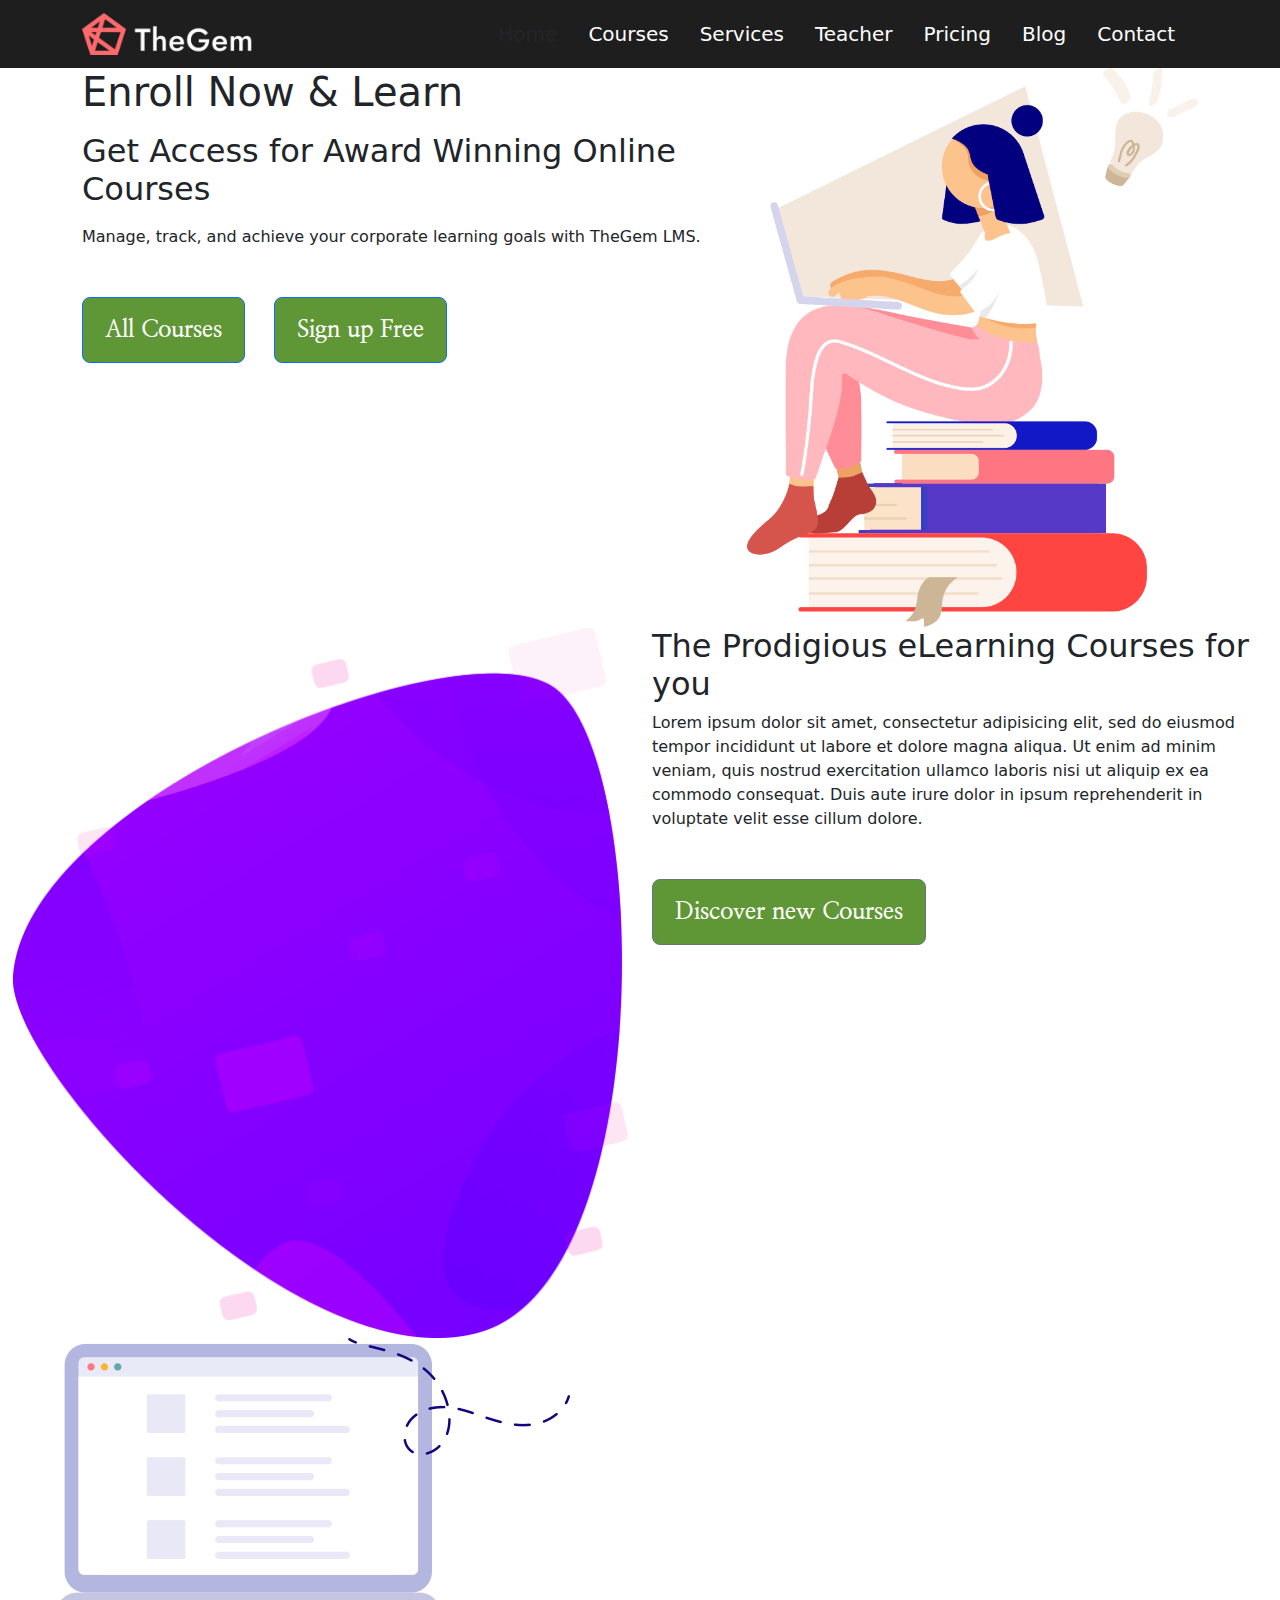
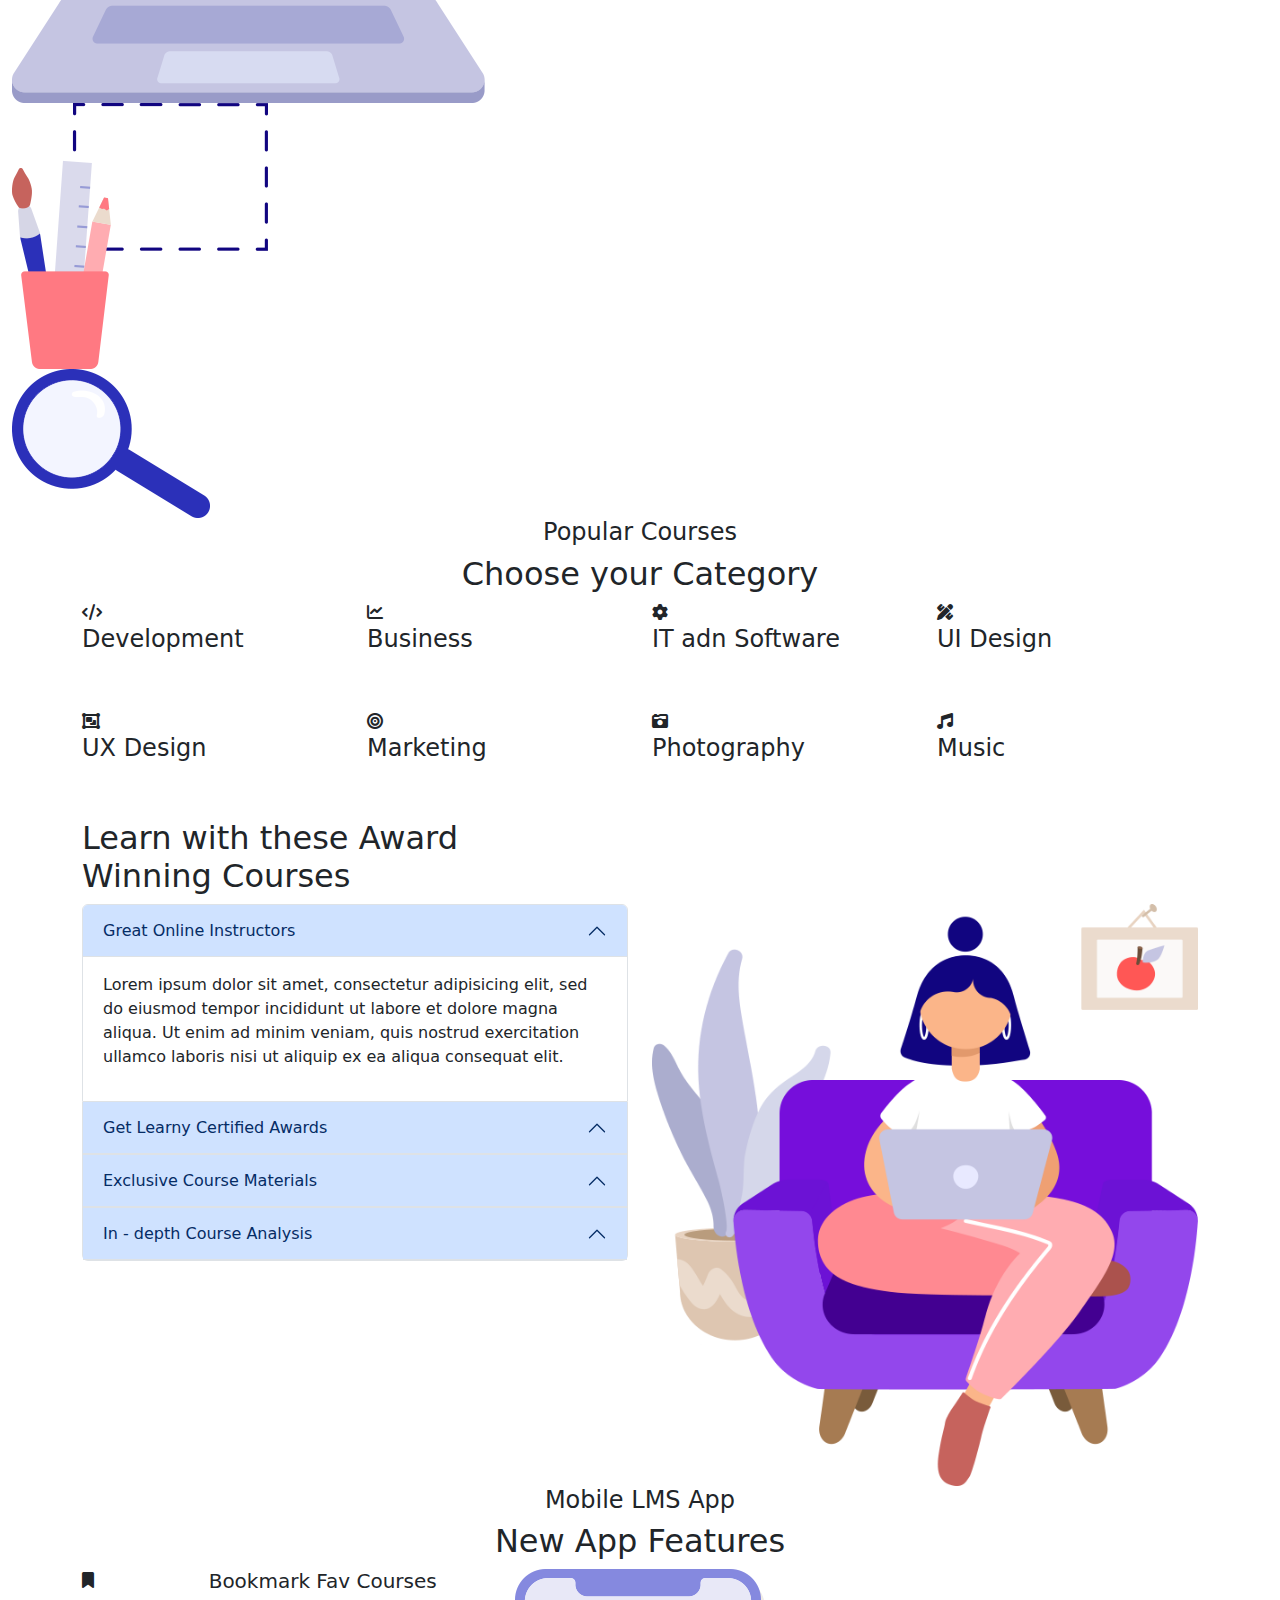
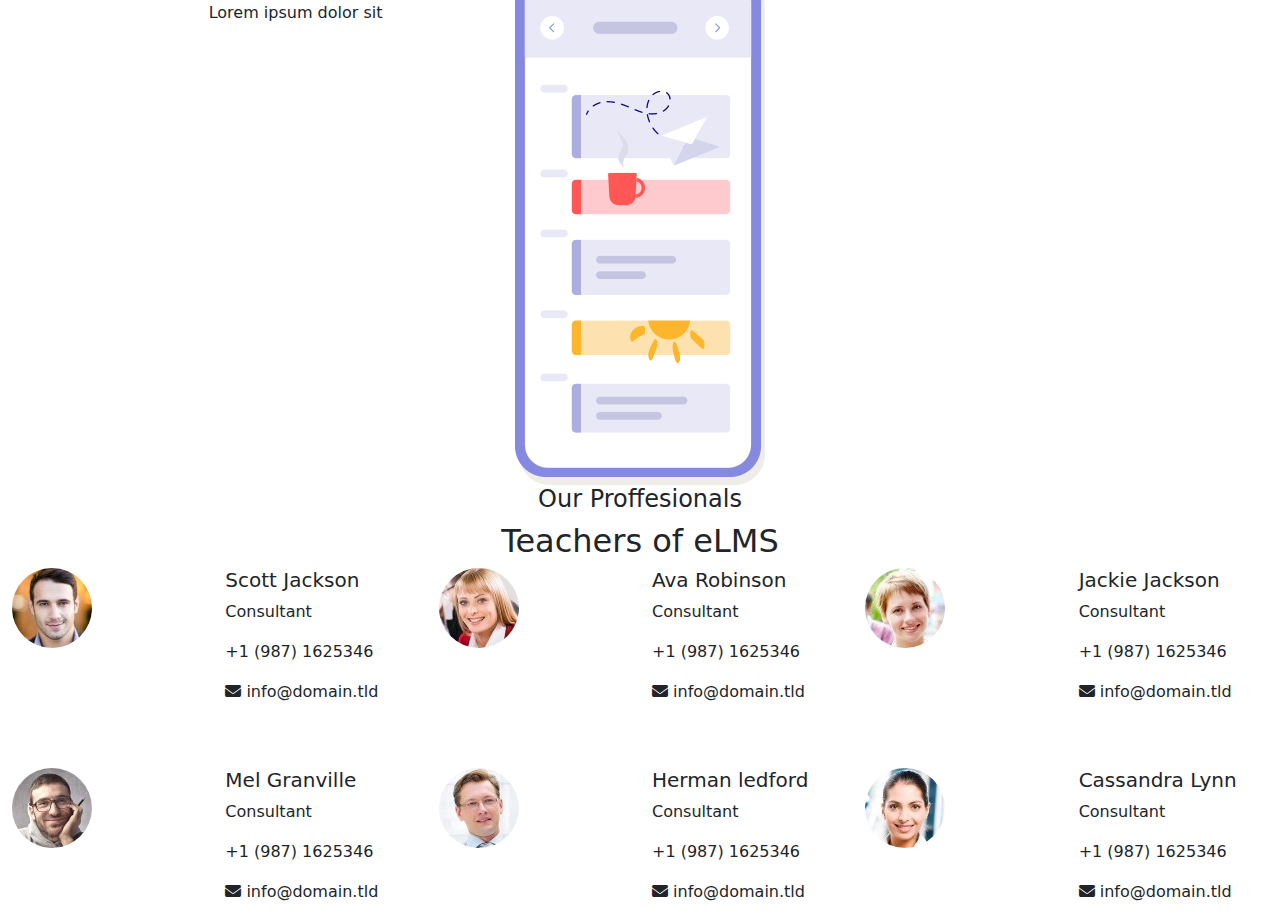
<file: index.html>
<!doctype html>
<html>
<head>
<meta charset="utf-8">
<meta name="viewport" content="width=device-width, initial-scale=1.0">
<title>LMS Landing - The Gem</title>
<link href="img/favicon.ico" rel="shortcut icon">
<link href="css/bootstrap.min.css" rel="stylesheet">
<link href="css/bootstrap-custom.css" rel="stylesheet">
<link href="https://cdnjs.cloudflare.com/ajax/libs/font-awesome/6.5.2/css/all.min.css" rel="stylesheet" >
<link href="css/owl.carousel.min.css" rel="stylesheet">
<link href="css/style.css" rel="stylesheet">
</head>

<body>
	
	
	<header>
		<div class="container">
		
			<nav class="navbar navbar-expand-lg navbar-light bg-light">
				
				<a class="navbar-brand" href="index.html">
					<img src="img/logo-white.png" alt="logo LMS Landing" class="img-fluid">
				</a>
				
				<button class="navbar-toggler" type="button" data-bs-toggle="collapse" data-bs-target="#navbar" aria-controls="navbar" aria-expanded="false" aria-label="Toggle navigation">
				<span class="navbar-toggler-icon"></span>
				</button>

				<div class="collapse navbar-collapse" id="navbar">
					<ul class="navbar-nav ms-auto">
						<li class="nav-item active">
							<a class="nav-link" href="#">Home</a>
						</li>
						<li class="nav-item">
							<a class="nav-link" href="#">Courses</a>
						</li>
						<li class="nav-item">
							<a class="nav-link" href="#">Services</a>
						</li>
						<li class="nav-item">
							<a class="nav-link" href="#">Teacher</a>
						</li>
						<li class="nav-item">
							<a class="nav-link" href="#">Pricing</a>
						</li>
						<li class="nav-item">
							<a class="nav-link" href="#">Blog</a>
						</li>
						<li class="nav-item">
							<a class="nav-link" href="#">Contact</a>
						</li>
					</ul>
				</div>
			</nav>
			
		</div>
	</header>
	
	
	
	<section id="hero">
		
		<div class="container">
		
			<div class="row">
				<article class="col-lg-7 col-sm-6 col-12">
					
					<div class="texto-blanco">
						<h1 class="mb-3 title-hero">Enroll Now & Learn</h1>
						<h2 class="mb-3 texto-mediano">Get Access for Award Winning Online Courses</h2>
						<p class="mb-5 texto-xs">Manage, track, and achieve your corporate learning goals with TheGem LMS.</p>
					</div>
					
					
					<a href="#" class="btn btn-primary">All Courses</a>
					<a href="#" class="btn btn-primary btn-outline ms-4">Sign up Free</a>
					
				</article>
				<article class="col-lg-5 col-sm-6 col-12">
					<img src="img/2.png" alt="" class="img-fluid">
				</article>
			</div>
		
		</div>
	
		
		<div class="top-25">
		
		
			<div class="container-fluid">

				<div class="row">
					<article class="col-lg-6 col-sm-6 col-12">

						<div class="position-relative">
						
							<div class="imagen-6">
								<img src="img/6.png" alt="" class="img-fluid">
							</div>
							<div class="imagen-7">
								<img src="img/7.png" alt="" class="img-fluid">
							</div>	
							<div class="imagen-8">
								<img src="img/8.png" alt="" class="img-fluid">
							</div>
							<div class="imagen-9">
								<img src="img/9.png" alt="" class="img-fluid">
							</div>
							
						</div>
						
					</article>
					<article class="col-lg-6 col-sm-6 col-12 col-discover">
						<h2 class="titulo">The Prodigious eLearning Courses for you</h2>
						<p class="mb-5">Lorem ipsum dolor sit amet, consectetur adipisicing elit, sed do eiusmod tempor incididunt ut labore et dolore magna aliqua. Ut enim ad minim veniam, quis nostrud exercitation ullamco laboris nisi ut aliquip ex ea commodo consequat. Duis aute irure dolor in ipsum reprehenderit in voluptate velit esse cillum dolore.</p>

						<a href="#" class="btn btn-secondary">Discover new Courses</a>
					</article>
				</div>

			</div><!-- /container-fluid -->
			
		</div>
		
	</section>
	
	
	
	<section id="courses" class="section">
		<div class="container">
		
			<h4 class="subtitulo text-center">Popular Courses</h4>
			<h2 class="titulo text-center">Choose your Category</h2>
		
			
			<div class="row">
				<article class="col-lg-3 col-sm-6 col-12">
					<div class="card-courses">
						<i class="fa-solid fa-code icono-rosa-grande"></i>
						<h4>Development</h4>
					</div>
				</article>
				
				<article class="col-lg-3 col-sm-6 col-12">
					<div class="card-courses">
						<i class="fa-solid fa-chart-line"></i>
						<h4>Business</h4>
					</div>
				</article>
				
				<article class="col-lg-3 col-sm-6 col-12">
					<div class="card-courses">
						<i class="fa-solid fa-gear"></i>
						<h4>IT adn Software</h4>
					</div>
				</article>
				
				<article class="col-lg-3 col-sm-6 col-12">
					<div class="card-courses">
						<i class="fa-solid fa-pen-ruler"></i>
						<h4>UI Design</h4>
					</div>
				</article>
			</div>
			
			<div class="row mt-5">
				<article class="col-lg-3 col-sm-6 col-12">
					<div class="card-courses">
						<i class="fa-solid fa-object-group"></i>
						<h4>UX Design</h4>
					</div>
				</article>
				
				<article class="col-lg-3 col-sm-6 col-12">
					<div class="card-courses">
						<i class="fa-solid fa-bullseye"></i>
						<h4>Marketing</h4>
					</div>
				</article>
				
				<article class="col-lg-3 col-sm-6 col-12">
					<div class="card-courses">
						<i class="fa-solid fa-camera-retro"></i>
						<h4>Photography</h4>
					</div>
				</article>
				
				<article class="col-lg-3 col-sm-6 col-12">
					<div class="card-courses">
						<i class="fa-solid fa-music"></i>
						<h4>Music</h4>
					</div>
				</article>
			</div>
			
			
			<h2 class="titulo mt-5">Learn with these Award <br>Winning Courses</h2>
			
			<div class="row">
				<article class="col-lg-6 col-sm-6 col-12">
					
				<div class="accordion" id="accordionCourses">

					<div class="accordion-item">
						<h2 class="accordion-header">
						  <button class="accordion-button" type="button" data-bs-toggle="collapse" data-bs-target="#instructors" aria-expanded="true" aria-controls="collapseOne">
							Great Online Instructors
						  </button>
						</h2>
						<div id="instructors" class="accordion-collapse collapse show" data-bs-parent="#accordionCourses">
						  <div class="accordion-body">
							<p>Lorem ipsum dolor sit amet, consectetur adipisicing elit, sed do eiusmod tempor incididunt ut labore et dolore magna aliqua. Ut enim ad minim veniam, quis nostrud exercitation ullamco laboris nisi ut aliquip ex ea aliqua consequat elit.</p>
						  </div>
						</div>
					</div><!-- accordion-item-->

					<div class="accordion-item">
						<h2 class="accordion-header">
						  <button class="accordion-button" type="button" data-bs-toggle="collapse" data-bs-target="#awards" aria-expanded="true" aria-controls="collapseOne">
							Get Learny Certified Awards
						  </button>
						</h2>
						<div id="awards" class="accordion-collapse collapse" data-bs-parent="#accordionCourses">
						  <div class="accordion-body">
							<p>Lorem ipsum dolor sit amet, consectetur adipisicing elit, sed do eiusmod tempor incididunt ut labore et dolore magna aliqua. Ut enim ad minim veniam, quis nostrud exercitation ullamco laboris nisi ut aliquip ex ea aliqua consequat elit.</p>
						  </div>
						</div>
					</div><!-- accordion-item-->
					
					
					<div class="accordion-item">
						<h2 class="accordion-header">
						  <button class="accordion-button" type="button" data-bs-toggle="collapse" data-bs-target="#materials" aria-expanded="true" aria-controls="collapseOne">
							Exclusive Course Materials
						  </button>
						</h2>
						<div id="materials" class="accordion-collapse collapse" data-bs-parent="#accordionCourses">
						  <div class="accordion-body">
							<p>Lorem ipsum dolor sit amet, consectetur adipisicing elit, sed do eiusmod tempor incididunt ut labore et dolore magna aliqua. Ut enim ad minim veniam, quis nostrud exercitation ullamco laboris nisi ut aliquip ex ea aliqua consequat elit.</p>
						  </div>
						</div>
					</div><!-- accordion-item-->
					
					<div class="accordion-item">
						<h2 class="accordion-header">
						  <button class="accordion-button" type="button" data-bs-toggle="collapse" data-bs-target="#analysis" aria-expanded="true" aria-controls="collapseOne">
							In - depth Course Analysis
						  </button>
						</h2>
						<div id="analysis" class="accordion-collapse collapse" data-bs-parent="#accordionCourses">
						  <div class="accordion-body">
							<p>Lorem ipsum dolor sit amet, consectetur adipisicing elit, sed do eiusmod tempor incididunt ut labore et dolore magna aliqua. Ut enim ad minim veniam, quis nostrud exercitation ullamco laboris nisi ut aliquip ex ea aliqua consequat elit.</p>
						  </div>
						</div>
					</div><!-- accordion-item-->
					
					

				</div><!-- /accordion -->
					

					
				</article>
				
				<article class="col-lg-6 col-sm-6 col-12">
					<img src="img/10.png" alt="" class="img-fluid">
				</article>
				
			</div>
			
			
			
		</div>
	</section>
	
	
	
	<section id="services" class="section">
		<div class="container">
		
			<h4 class="subtitulo text-center">Mobile LMS App</h4>
			<h2 class="titulo text-center">New App Features</h2>
			
			<div class="row">
			
				<article class="col-lg-4 col-sm-12">
					<div class="row">
						<article class="col-lg-4 col-sm-4 col-4">
							<i class="fa-solid fa-bookmark icon-circle texto-mediano"></i>
						</article>
						<article class="col-lg-8 col-sm-8 col-8">
							<h5>Bookmark Fav Courses</h5>
							<p>Lorem ipsum dolor sit</p>
						</article>
					</div>
				</article>
				
				<article class="col-lg-4 col-sm-12">
					<img src="img/app.png" alt="" class="img-fluid d-block m-auto">
				</article>
				
				<article class="col-lg-4 col-sm-12">
				
				</article>
			
			</div>
			
		</div>
	</section>
	
	<section id="Teachers">
	<div class="container-fluid">
		
			<h4 class="subtitulo text-center">Our Proffesionals</h4>
			<h2 class="titulo text-center">Teachers of eLMS</h2>
		
			
			<div class="row">
				
				<article class="col-lg-4 col-sm-4 col-12">
					<div class="card-teachers">
						<div class="row">
						<article class="teacher-image col-lg-6 col-sm-6 col-12">
						<img src="img/team-01.jpg" class="img-fluid rounded-circle mb-3" width="80" height="80" alt="Scott Jackson">
						</article>
						
					<article class="col-lg-6 col-sm-6 col-12">
						<h5 class="teacher-title-text">Scott Jackson</h5>
          				<p class="teacher-subtext">Consultant</p>
          				<p class="teacher-phoneicon-p">+1 (987) 1625346</p>
						<p class="teacher-phoneicon"> <i class="fa-solid fa-envelope"></i> info@domain.tld</p>
					</article>
					</div>
					</div>
					
				</article>
				
					<article class="col-lg-4 col-sm-4 col-12">
					<div class="card-teachers">
						<div class="row">
						<article class="teacher-image col-lg-6 col-sm-6 col-12">
						<img src="img/team-02.jpg" class="img-fluid rounded-circle mb-3" width="80" height="80" alt="Ava Robinson">
						</article>
						
					<article class="col-lg-6 col-sm-6 col-12">
						<h5 class="teacher-title-text">Ava Robinson</h5>
          				<p class="teacher-subtext">Consultant</p>
          				<p class="teacher-phoneicon-p">+1 (987) 1625346</p>
						<p class="teacher-phoneicon"> <i class="fa-solid fa-envelope"></i> info@domain.tld</p>
					</article>
					</div>
					</div>
					
				</article>
				
					<article class="col-lg-4 col-sm-4 col-12">
					<div class="card-teachers">
						<div class="row">
						<article class="teacher-image col-lg-6 col-sm-6 col-12">
						<img src="img/team-03.jpg" class="img-fluid rounded-circle mb-3" width="80" height="80" alt="Jackie Jackson">
						</article>
						
					<article class="col-lg-6 col-sm-6 col-12">
						<h5 class="teacher-title-text">Jackie Jackson</h5>
          				<p class="teacher-subtext">Consultant</p>
          				<p cclass="teacher-phoneicon-p">+1 (987) 1625346</p>
						<p class="teacher-phoneicon"> <i class="fa-solid fa-envelope"></i> info@domain.tld</p>
					</article>
					</div>
					</div>
					
				</article>
			</div>
			
			<div class="row mt-5">
				
					<article class="col-lg-4 col-sm-4 col-12">
					<div class="card-teachers">
						<div class="row">
						<article class="teacher-image col-lg-6 col-sm-6 col-12">
						<img src="img/team-04.jpg" class="img-fluid rounded-circle mb-3" width="80" height="80" alt="Mel Granville">
						</article>
						
					<article class="col-lg-6 col-sm-6 col-12">
						<h5 class="teacher-title-text">Mel Granville</h5>
          				<p class="teacher-subtext">Consultant</p>
          				<p class="teacher-phoneicon-p">+1 (987) 1625346</p>
						<p class="teacher-phoneicon"> <i class="fa-solid fa-envelope"></i> info@domain.tld</p>
					</article>
					</div>
					</div>
					
				</article>
				
					<article class="col-lg-4 col-sm-4 col-12">
					<div class="card-teachers">
						<div class="row">
						<article class="teacher-image col-lg-6 col-sm-6 col-12">
						<img src="img/team-05.jpg" class="img-fluid rounded-circle mb-3" width="80" height="80" alt="Herman ledford">
						</article>
						
					<article class="col-lg-6 col-sm-6 col-12">
						<h5 class="teacher-title-text">Herman ledford</h5>
          				<p class="teacher-subtext">Consultant</p>
          				<p class="teacher-phoneicon-p">+1 (987) 1625346</p>
						<p class="teacher-phoneicon"> <i class="fa-solid fa-envelope"></i> info@domain.tld</p>
					</article>
					</div>
					</div>
					
				</article>
				
					<article class="col-lg-4 col-sm-4 col-12">
					<div class="card-teachers">
						<div class="row">
						<article class="teacher-image col-lg-6 col-sm-6 col-12">
						<img src="img/team-06.jpg" class="img-fluid rounded-circle mb-3" width="80" height="80" alt="Cassandra Lynn">
						</article>
						
					<article class="col-lg-6 col-sm-6 col-12">
						<h5 class="teacher-title-text">Cassandra Lynn</h5>
          				<p class="teacher-subtext">Consultant</p>
          				<p class="teacher-phoneicon-p">+1 (987) 1625346</p>
						<p class="teacher-phoneicon"> <i class="fa-solid fa-envelope"></i> info@domain.tld</p>
					</article>
					</div>
					</div>
					
				</article>
	
	
	</section>
	
		<section id="pricing" class="pricing-background">
		
		</section>
	
	<script src="js/jquery.min.js"></script>
	<script src="js/bootstrap.min.js"></script>
	<script src="js/owl.carousel.min.js"></script>
	<script src="js/jquery.fancybox.min.js"></script>
	
	<script>
	
		$(function() {
			
			$(".app-carousel").owlCarousel({
				items: 1,
				loop: true,
				autoplay: true,
				smartSpeed: 800,
				margin: 20,
				center: true,
				dots: true,
				responsive: {
					0: {
						items: 1
					},
					480: {
						items: 2
					},
					992: {
						items: 5
					}
				}
			});	
			
			
			
			
			
			
		});
	
	</script>
	
	

	
	
</body>
</html>
</file>
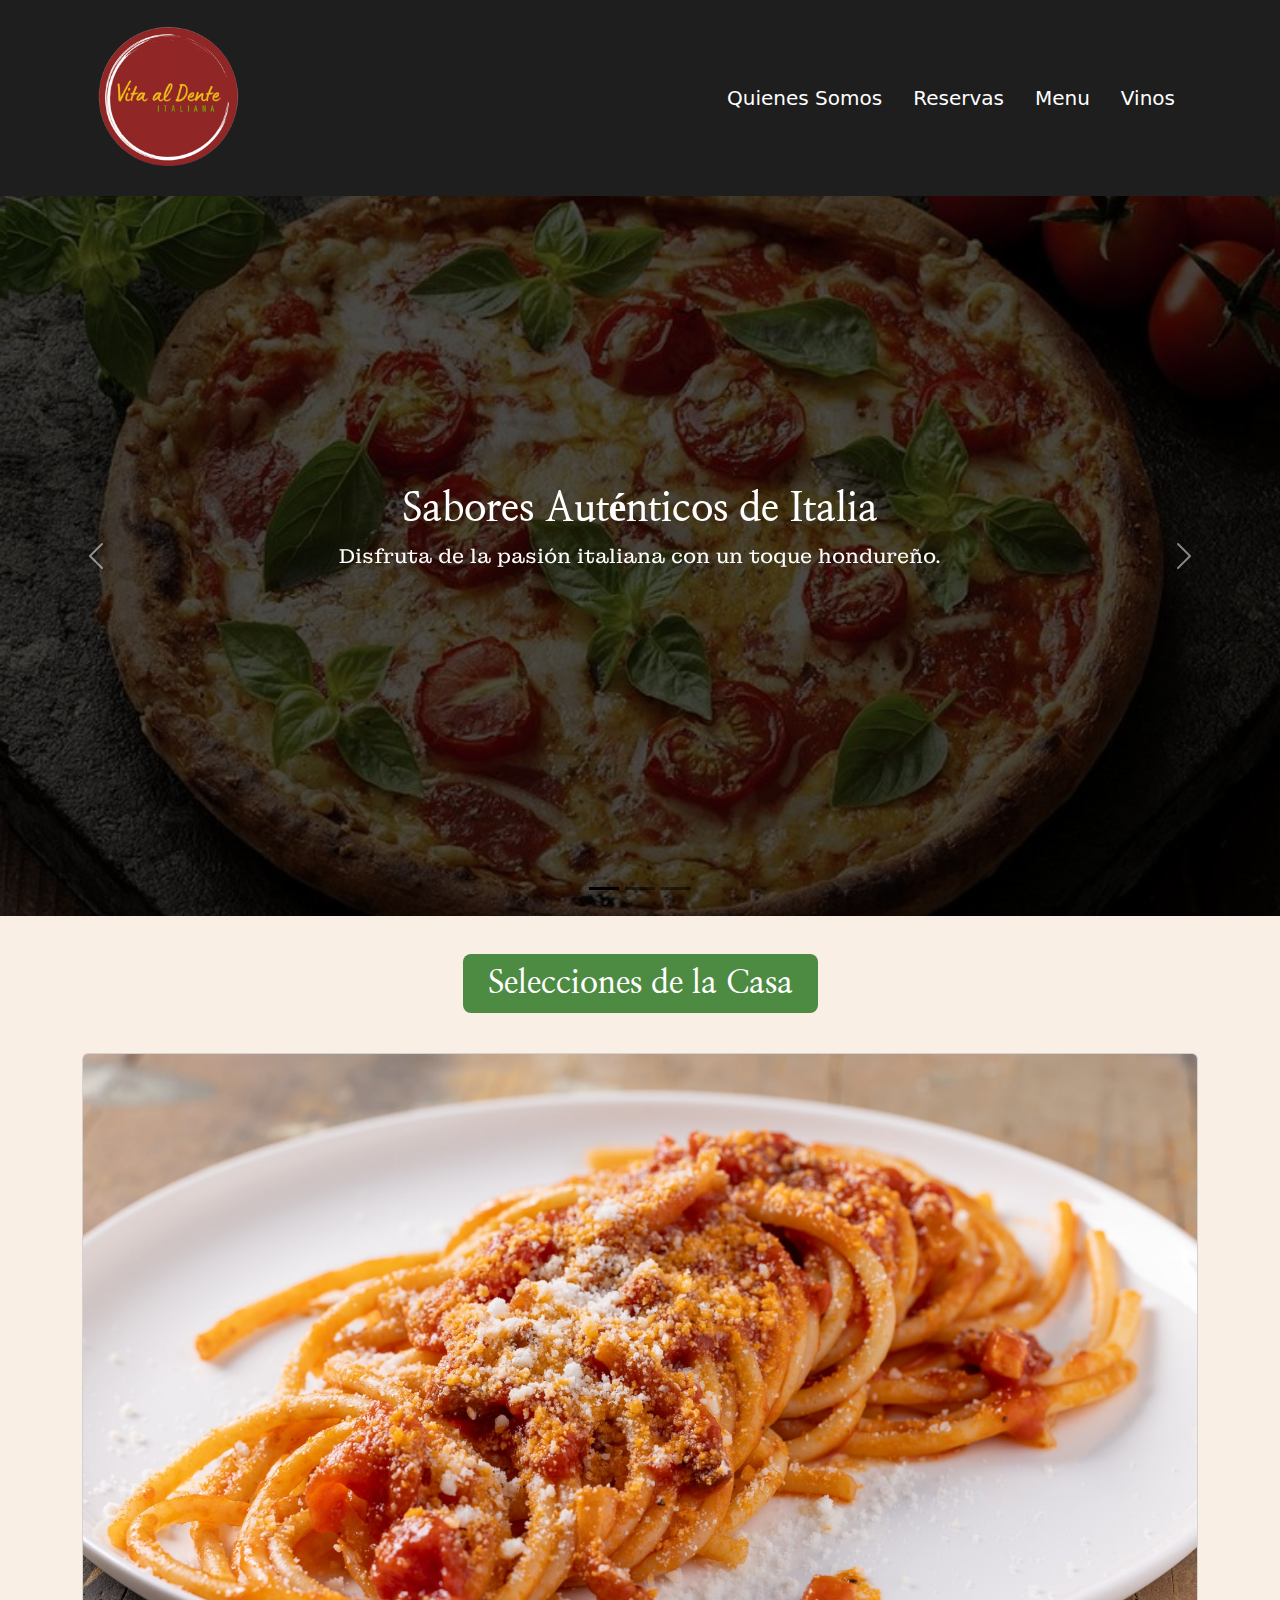
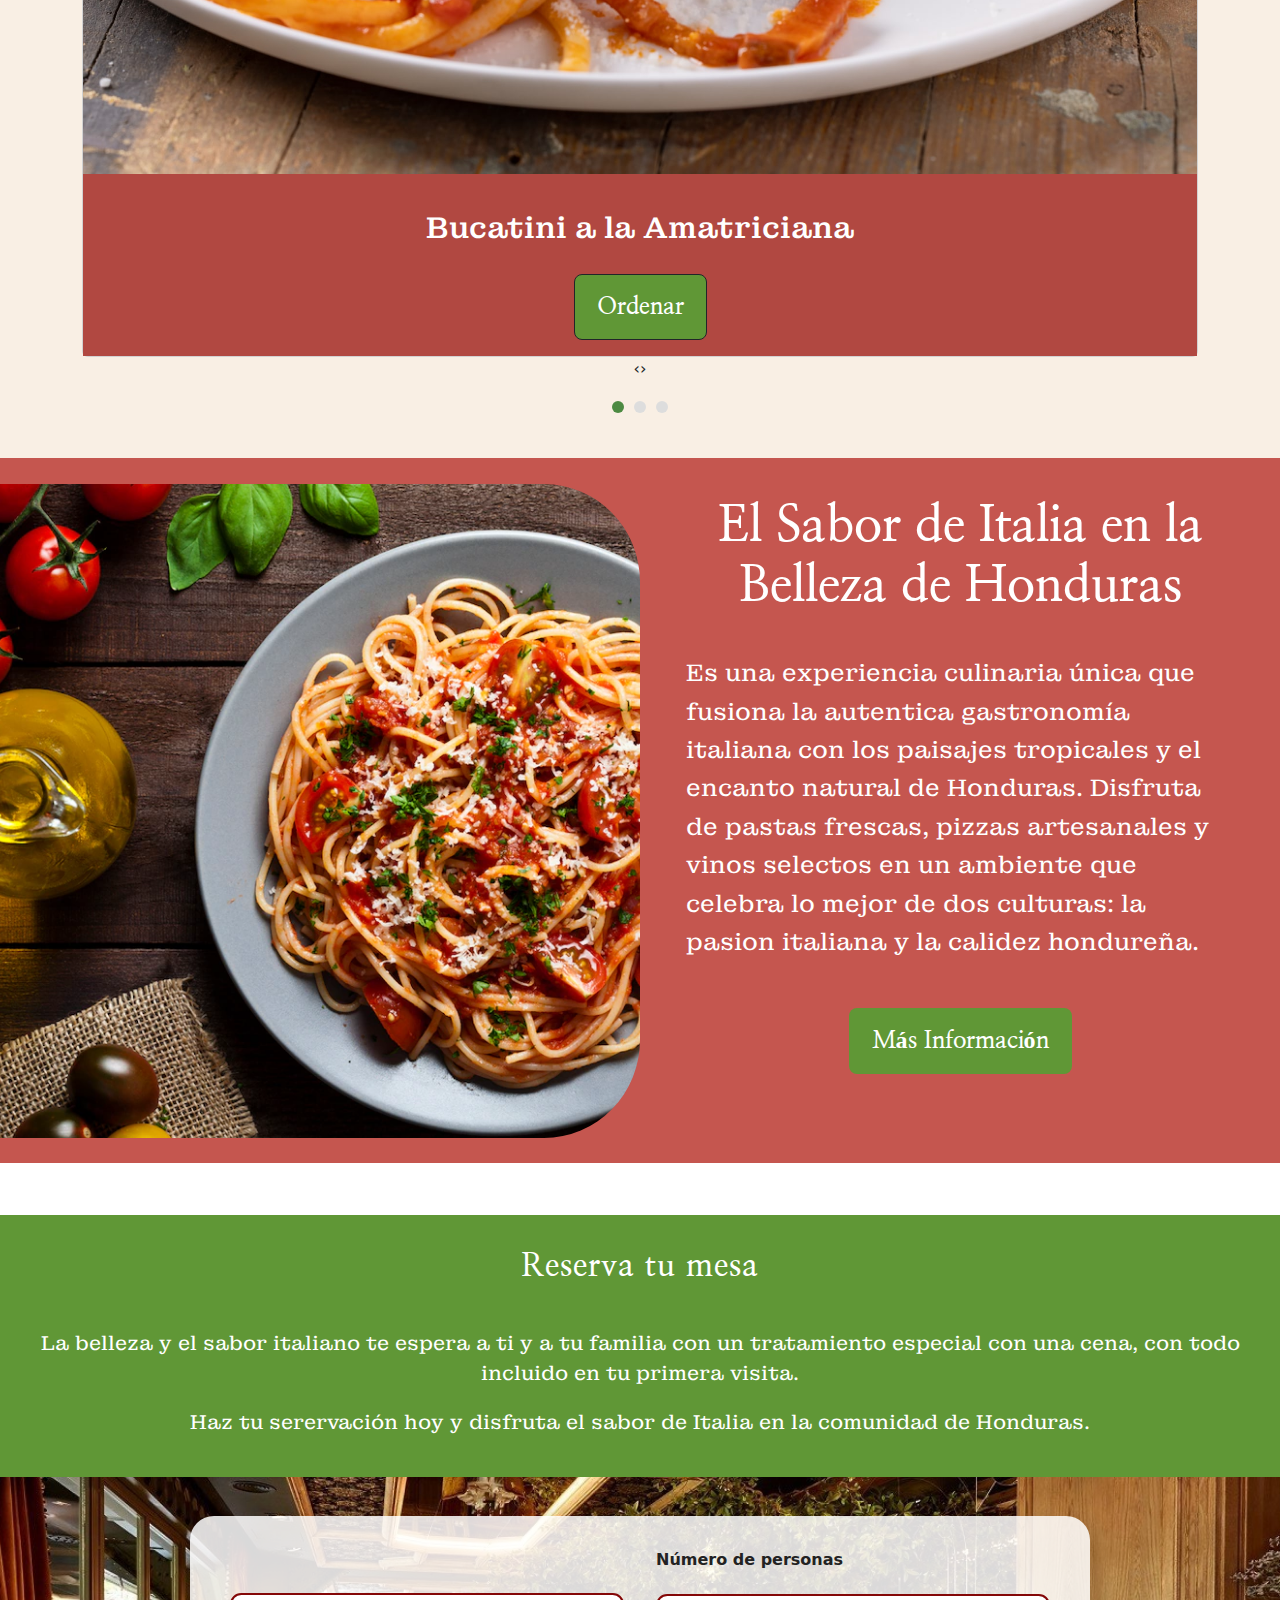
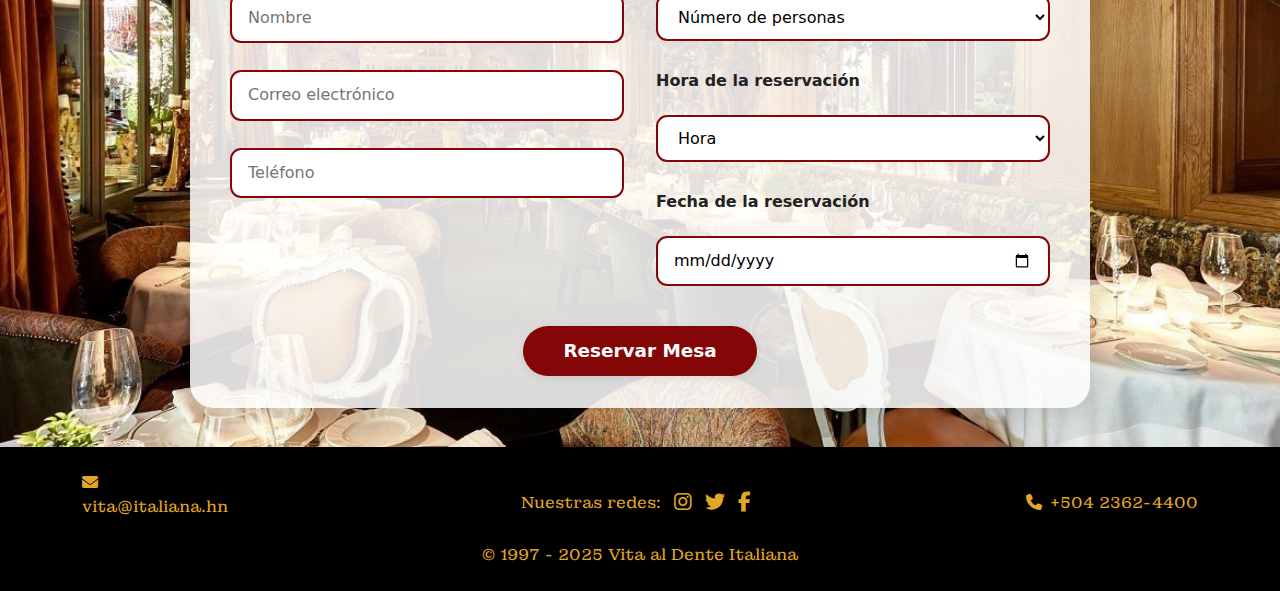
<file: landing_page.html>
<!doctype html>
<html lang="es">
<head>
  <meta charset="UTF-8">
  <meta name="viewport" content="width=device-width, initial-scale=1.0">
  <meta name="description" content="Vita al Dente - Sabores auténticos de Italia en la belleza de Honduras">
  <meta name="keywords" content="restaurante italiano, pasta, vinos, Vita al Dente, comida italiana">
  <meta name="author" content="Vita al Dente">
  <title>Vita al Dente | Restaurante Italiano</title>
	
	<link href="css/bootstrap.min.css" rel="stylesheet" type="text/css">
	<link rel="stylesheet" href="css/bootstrap.css">
	<link href="https://cdnjs.cloudflare.com/ajax/libs/font-awesome/6.5.2/css/all.min.css" rel="stylesheet" >
	<link href="css/bootstrap-custom.css" rel="stylesheet">
	<link href="css/owl.carousel.min.css" rel="stylesheet">
	<link href="css/scrolling-nav.css" rel="nav"> 
	<link href="css/jquery.fancybox.min.css" rel="stylesheet">
	<link href="css/style.css" rel="stylesheet" type="text/css">

</head>

<body>
	
	
	<header>
	<div class="container">	
		<nav class="navbar navbar-expand-lg navbar-light bg-light">
			<a class="navbar-brand" href="index.html"> <img src="img/IMG_0695.png" alt="logo" class="img-fluid" width="120" height="120"> </a>
				<button class="navbar-toggler" type="button" data-bs-toggle="collapse" data-bs-target="#navbar" aria-controls="navbar" aria-expanded="false" aria-label="Toggle navigation">
    				<i class="fa-solid fa-bars"></i>
  				</button>

			  <div class="collapse navbar-collapse" id="navbar">
				<ul class="navbar-nav ms-auto">
				  <li class="nav-item">
					<a class="nav-link" href="#">Quienes Somos</a>
				  </li>
				  <li class="nav-item">
					<a class="nav-link" href="#">Reservas</a>
				  </li>
				 <li class="nav-item">
					<a class="nav-link" href="#">Menu</a>
				  </li>
				<li class="nav-item">
					<a class="nav-link" href="#">Vinos</a>
				  </li>
				</ul>
			  </div>
		</nav>
	</div>   
	   
</header>
	
	
<section id="hero">
	<div class="container-fluid p-0">
		<div class="row g-0">
			
			

<div id="hero-carousel" class="carousel slide">
  <div class="carousel-indicators">
    <button type="button" data-bs-target="#hero-carousel" data-bs-slide-to="0" class="active" aria-current="true" aria-label="Slide 1"></button>
    <button type="button" data-bs-target="#hero-carousel" data-bs-slide-to="1" aria-label="Slide 2"></button>
    <button type="button" data-bs-target="#hero-carousel" data-bs-slide-to="2" aria-label="Slide 3"></button>
  </div>
  <div class="carousel-inner ">
    <div class="carousel-item active hero-item">
      <img src="img/Rectangle 81.png" class="d-block w-100 img-fluid hero-img" alt="lasagna">
      <div class="carousel-caption d-none d-md-block">
        <h1 class="titulos">Sabores Auténticos de Italia</h1>
        <p class="informacion-general">Disfruta de la pasión italiana con un toque hondureño.</p>
      </div>
    </div>
    <div class="carousel-item active hero-item">
      <img src="img/pizza-italiana-ingredientes-naturales.jpg" class="d-block w-100 hero-img img-fluid" alt="pizza1">
      <div class="carousel-caption d-none d-md-block">
        <h1 class="titulos">Sabores Auténticos de Italia</h1>
        <p class="informacion-general">Disfruta de la pasión italiana con un toque hondureño.</p>
      </div>
    </div>
    <div class="carousel-item active hero-item">
      <img src="img/28082e675970500380f5ea6baf249cd0.jpg" class="d-block w-100 hero-img img-fluid" alt="pizza2">
      <div class="carousel-caption d-none d-md-block">
        <h1 class="titulos">Sabores Auténticos de Italia</h1>
        <p class="informacion-general">Disfruta de la pasión italiana con un toque hondureño.</p>
      </div>
    </div>
  </div>
	
  <button class="carousel-control-prev" type="button" data-bs-target="#hero-carousel" data-bs-slide="prev">
    <span class="carousel-control-prev-icon" aria-hidden="true"></span>
    <span class="visually-hidden">Previous</span>
  </button>
  <button class="carousel-control-next" type="button" data-bs-target="#hero-carousel" data-bs-slide="next">
    <span class="carousel-control-next-icon" aria-hidden="true"></span>
    <span class="visually-hidden">Next</span>
	</button>
			</div>
</div>
	</div>
</section>
			
			
	
<section id="cta">
  <div class="container text-center">
    <h2 class="titulos cta-t-fondo cta-head">Selecciones de la Casa</h2>
    <div class="owl-carousel owl-theme">
      <div class="card">
        <img src="img/delish-bucatinipasta-045-ls-1662419866-65255142713fb.jpeg" class="card-img-top" alt="Bucatini">
        <div class="card-body">
          <h3 class="informacion-general owl-title">Bucatini a la Amatriciana</h3>
          <a href="#reserva" class="btn btn-outline-dark">Ordenar</a>
        </div>
      </div>
      <div class="card">
        <img src="img/lasana-de-carne.webp" class="card-img-top" alt="Lasaña">
        <div class="card-body">
          <h3 class="informacion-general owl-title">Lasaña de Carne</h3>
          <a href="#reserva" class="btn btn-outline-dark">Ordenar</a>
        </div>
      </div>
      <div class="card">
        <img src="img/presentacion-principal-de-los-macarrones-a-la-napolitana.webp" class="card-img-top" alt="Macarrones">
        <div class="card-body">
          <h3 class="informacion-general owl-title">Macarrones Napolitana</h3>
          <a href="#reserva" class="btn btn-outline-dark">Ordenar</a>
        </div>
      </div>
    </div>
  </div>
</section>	
	
	

		<section id="info">
	<div class="container-fluid">
	 
		<div class="row">

		  <article class="col-lg-6 col-sm-6 col-sx-12 img-side">
			<img src="img/umk8i7ko_pasta_625x300_01_April_21.webp" alt="Plato de pasta con salsa de tomate, albahaca y queso parmesano" class="img-fluid">
		  </article>

		  <article class="col-lg-6 col-sm-6 col-sx-12 info-side">
			<h2 class="info-titulo">El Sabor de Italia en la Belleza de Honduras</h2>
			<p class="info-text">
			  Es una experiencia culinaria única que fusiona la autentica gastronomía italiana con los paisajes tropicales y el encanto natural de Honduras. Disfruta de pastas frescas, pizzas artesanales y vinos selectos en un ambiente que celebra lo mejor de dos culturas: la pasion italiana y la calidez hondureña.
			</p>
			 <div class="text-center">
			<a class="btn" href="#mas-info">Más Información</a>
			  </div>
		</article>
		</div>
	</div>
</section>
		
	<section id="reserva">
  <!-- Top description with green background -->
  <div class="reserva-header">
    <h2 class="titulos reserva-t">Reserva tu mesa</h2>
    <p class="informacion-general reserva-p">La belleza y el sabor italiano te espera a ti y a tu familia con un tratamiento especial con una cena, con todo incluido en tu primera visita.</p>
    <p class="informacion-general">Haz tu serervación hoy y disfruta el sabor de Italia en la comunidad de Honduras.</p>
  </div>
  <!-- Reservation form over background image -->
  <div class="reservation-bg">
    <form action="#" method="POST" class="reservation-form">
      <div class="reservation-row">
        <!-- Left side inputs -->
        <div class="reservation-col">
          <input type="text" class="input-reservacion" id="nombre" name="nombre" placeholder="Nombre" required>
          <input type="email" class="input-reservacion" id="correo" name="correo" placeholder="Correo electrónico" required>
          <input type="tel" class="input-reservacion" id="telefono" name="telefono" placeholder="Teléfono" required>
        </div>
        <!-- Right side inputs -->
        <div class="reservation-col">
          <label for="personas" class="label-reservacion">Número de personas</label>
          <select class="select-reservacion" name="personas" required>
            <option value="" disabled selected>Número de personas</option>
            <option>1</option>
            <option>2</option>
            <option>3</option>
            <option>4</option>
            <option>5+</option>
          </select>
          <label for="hora" class="label-reservacion">Hora de la reservación</label>
          <select class="select-reservacion" name="hora" required>
            <option value="" disabled selected>Hora</option>
            <option>12:00 pm</option>
            <option>1:00 pm</option>
            <option>2:00 pm</option>
            <option>3:00 pm</option>
            <option>4:00 pm</option>
            <option>5:00 pm</option>
            <option>6:00 pm</option>
            <option>7:00 pm</option>
            <option>8:00 pm</option>
            <option>9:00 pm</option>
          </select>
          <label for="fecha" class="label-reservacion">Fecha de la reservación</label>
          <input type="date" class="input-reservacion" name="fecha" required>
        </div>
      </div>
      <!-- Button -->
      <div class="reservation-btn-row">
        <button type="submit" class="btn-reservar">Reservar Mesa</button>
      </div>
    </form>
  </div>
</section>

<footer class="text-center py-4">
  <div class="container">
    <div class="row align-items-center mb-2">
      <div class="col-md-4 mb-2 mb-md-0 text-md-start">
        <a href="#" class="text-decoration-none">
			<i class="color-icon fa fa-envelope me-2"></i><p class="color-icon">vita@italiana.hn</p>
        </a>
      </div>
      <div class="col-md-4 mb-2 mb-md-0">
        <span class="me-2">Nuestras redes:</span>
        <a href="#" class="color-icon me-2" aria-label="Instagram"><i class="fab fa-instagram fa-lg"></i></a>
        <a href="#" class="color-icon me-2" aria-label="Twitter"><i class="fab fa-twitter fa-lg"></i></a>
        <a href="#" class="color-icon me-2" aria-label="Facebook"><i class="fab fa-facebook-f fa-lg"></i></a>
      </div>
      <div class="col-md-4 text-md-end">
        <i class="fa color-icon fa-phone me-2"></i>+504 2362-4400
      </div>
    </div>
    <div class="row">
      <div class="col">
        <p class="mb-0">&copy; 1997 - 2025 Vita al Dente Italiana</p>
      </div>
    </div>
  </div>
</footer>


	
	<script src="js/jquery.min.js"></script>
	<script src="js/bootstrap.min.js"></script>
	<script src="js/owl.carousel.min.js"></script>
	<script src="js/jquery.fancybox.min.js"></script>
	
	<script>
	    $(document).ready(function(){
        $(".owl-carousel").owlCarousel({
            loop: true,
            autoplay: true,
            autoplayTimeout: 5000, // 5 seconds
            items: 1, // Display one item at a time
            nav: true,
            dots: true,
            // Add more options as needed for responsiveness, animation, etc.
        });
    });
	</script>
	
</body>
</html>
</file>
<file: css/style.css>
@charset "utf-8";
/* CSS Document */
@import url('https://fonts.googleapis.com/css2?family=Montagu+Slab:opsz,wght@16..144,100..700&family=Nanum+Myeongjo&display=swap');

:root{
    --rojo: #c5564f;   
    --rojo-osc:#b14841;
    --verde:#609736;   
    --verde-osc:#5F9736;
	--amarillo: #E2A727;
    --texto:#ffffff;
	--font-titulo: "Nanum Myeongjo", serif;
	--font-texto: "Montagu Slab", serif;
	--color-negro: #1E1E1E;
	--amarillo-fondo: #F9EFE4;
    }



.titulos {
	font-family: var(--font-titulo);
	font-style: 50px;
	font-weight: bold;
}

.informacion-general {
	font-size: 20px;
	font-family: var(--font-texto);
}


header{
	background-color: #1E1E1E;
}




.hero-item {
	height: 720px !important;
}

.hero-img{
	height: 100%;
	width: inherit;
	object-fit: cover;
	filter: brightness(0.3);
}



#cta{
	background-color: var(--amarillo-fondo) !important;
	padding: 3% 0 ;
}

#cta img {
	height: 720px;
	object-fit: cover;
}


.selecciones {
  text-align: center;
  padding: 10% 20px;
  background-color: #faefe4; 
}

.cta-t-fondo {
  background-color: #4d8a42; 
  color: white;
  padding: 10px 25px;
  display: inline-block;
  border-radius: 8px;
margin-bottom: 40px;
	
}

.card-body {
	background-color: var(--rojo-osc);
}

.owl-carousel .item {
  background-color: #8b1e1e; 
  border-radius: 10px;
  padding: 15px;
  color: white;
  text-align: center;
}

.owl-carousel .item img {
  border-radius: 8px;
  width: 100%;
  height: auto;
  margin-bottom: 10px;
}

.owl-title {
	color: #fff !important;
  font-size: 30px;
  padding: 20px 0 ;
}

.owl-carousel .item .btn {
  background-color: white;
  color: #8b1e1e;
  border-radius: 20px;
  padding: 8px 15px;
  font-weight: bold;
  border: none;
}

.owl-carousel .item .btn:hover {
  background-color: #f1f1f1;
}

.owl-dots {
  text-align: center;
  margin-top: 15px;
}

.owl-dot {
  width: 12px;
  height: 12px;
  margin: 0 5px;
  background-color: #ddd !important;
  border-radius: 50%;
  display: inline-block;
}

.owl-dot.active {
  background-color: #4d8a42 !important; 
}

  
    #info{
     padding: 2% 0 ;
		background-color:var(--rojo);
		margin-bottom: 4%;
    }


    .img-side{
      position:relative;
      min-height:380px;
		background-color:var(--rojo) !important;
	
    }
    .img-side img{
      position:absolute;
      inset:0;
		 min-height:380px;
      width:100%;
      height:100%;
	border-radius: 0 15% 15% 0  ;
      object-fit:cover;
		

	
		
    }
    .info-side{
      color:var(--texto);
      padding:12px 15px 5%;
      display:flex;
      flex-direction:column;
      justify-content:center;
		background-color:var(--rojo) !important
    }

	.info-titulo{
		font-family: var(--font-titulo);
		color: #fff;
		font-size: 50px;
		text-align: center;
		font-weight: bold;
	
	
	}
   
    .info-text {
      padding:5%;
	font-family: var(--font-texto);
      font-size: 24px;
      line-height:1.6;
    }
    .btn{
      display:inline-block;
      padding:14px 22px;
      background:var(--verde);
      color:#fff;
	font-size: 24px;
      text-decoration:none;
      font-weight:600;
      border-radius:8px;
      transition: transform .08s ease, background .2s ease;
      width:max-content;
		font-family: var(--font-titulo)
	
    }
    .btn:hover{ 
		background:#466E28; 
		transform: translateY(-1px); }
    .badge{
      position:absolute;
      left:16px; top:16px;
      background:rgba(0,0,0,.55);
      color:#fff;
      padding:6px 10px;
      font-size:13px;
      border-radius:999px;
      letter-spacing:.3px;
    }
    @media (max-width: 860px){
      .img-side{ min-height:320px; }
      .info-side{ padding:26px 20px; }
}

.reserva-header {
	background-color: var(--verde);
	color: #fff;
	text-align: center;
	padding: 2rem 1rem 1.5rem 1rem;
}
.reserva-t {
	padding-bottom: 20px;
	font-weight: Bold;
	letter-spacing: 1px;
}
.reserva-p {
	padding: 15px 0 0.2rem 0;
	font-size: 20px;
}

.reservation-bg {
	background: url("../img/1366_521.jpg") center/cover no-repeat;
	min-height: 420px;
	display: flex;
	align-items: center;
	justify-content: center;
	padding: 3% 0;
}

.reservation-form {
	background: rgba(255,255,255,0.85);
	border-radius: 1.5rem;
	box-shadow: 0 4px 24px 0 rgba(0,0,0,0.13);
	padding: 2rem 2.5rem;
	max-width: 900px;
	width: 100%;
	display: flex;
	flex-direction: column;
	gap: 1.5rem;
}

.reservation-row {
	display: flex;
	gap: 2rem;
	flex-wrap: wrap;
}
.reservation-col {
	flex: 1 1 300px;
	display: flex;
	flex-direction: column;
	gap: 1.2rem;
    &:first-child {
        padding-top: 45px;
    }
}

.input-reservacion, .select-reservacion {
	width: 100%;
	padding: 0.7rem 1rem;
	border: 2px solid rgb(132, 7, 7);
	border-radius: 0.7rem;
	font-size: 1rem;
	background: #fff;
	margin-bottom: 0.5rem;
	outline: none;
	transition: border-color 0.2s;
}
.input-reservacion:focus, .select-reservacion:focus {
	border-color: #198754;
}

.label-reservacion {
	font-weight: 600;
	margin-bottom: 0.2rem;
	color: #222;
}

.reservation-btn-row {
	text-align: center;
	margin-top: 0.5rem;
}
.btn-reservar {
	background-color: rgb(132, 7, 7);
	color: #fff;
	border: none;
	border-radius: 2rem;
	padding: 0.7rem 2.5rem;
	font-size: 1.15rem;
	font-weight: 600;
	cursor: pointer;
	box-shadow: 0 2px 8px 0 rgba(0,0,0,0.08);
}
.btn-reservar:hover {
	background: #a00606;
	transform: translateY(-2px) scale(1.03);
}

@media (max-width: 900px) {
	.reservation-form {
		padding: 1.2rem 0.7rem;
	}
	.reservation-row {
		gap: 1rem;
	}
}
@media (max-width: 700px) {
	.reservation-row {
		flex-direction: column;
		gap: 0.5rem;
	}
	.reservation-col {
		gap: 0.7rem;
        padding-top: 45px;
	}
}

footer {
	padding: 5% 0;
	background-color: #000;
	font-family: var(--font-texto);
	color: var(--amarillo);
}

.color-icon {
	color: var(--amarillo);
}
</file>
<file: css/scrolling-nav.css>
/*!
 * Start Bootstrap - Scrolling Nav (http://startbootstrap.com/)
 * Copyright 2013-2016 Start Bootstrap
 * Licensed under MIT (https://github.com/BlackrockDigital/startbootstrap/blob/gh-pages/LICENSE)
 */

@media(min-width:767px) {
    .navbar {
        -webkit-transition: background .5s ease-in-out,padding .5s ease-in-out;
        -moz-transition: background .5s ease-in-out,padding .5s ease-in-out;
        transition: background .5s ease-in-out,padding .5s ease-in-out;
    }

    .top-nav-collapse {
        padding: 0;
    }
}

/* Demo Sections - You can use these as guides or delete them - the scroller will work with any sort of height, fixed, undefined, or percentage based.
The padding is very important to make sure the scrollspy picks up the right area when scrolled to. Adjust the margin and padding of sections and children 
of those sections to manage the look and feel of the site. */

.section {
    background: #fff;
	min-height:500px;
}
</file>
